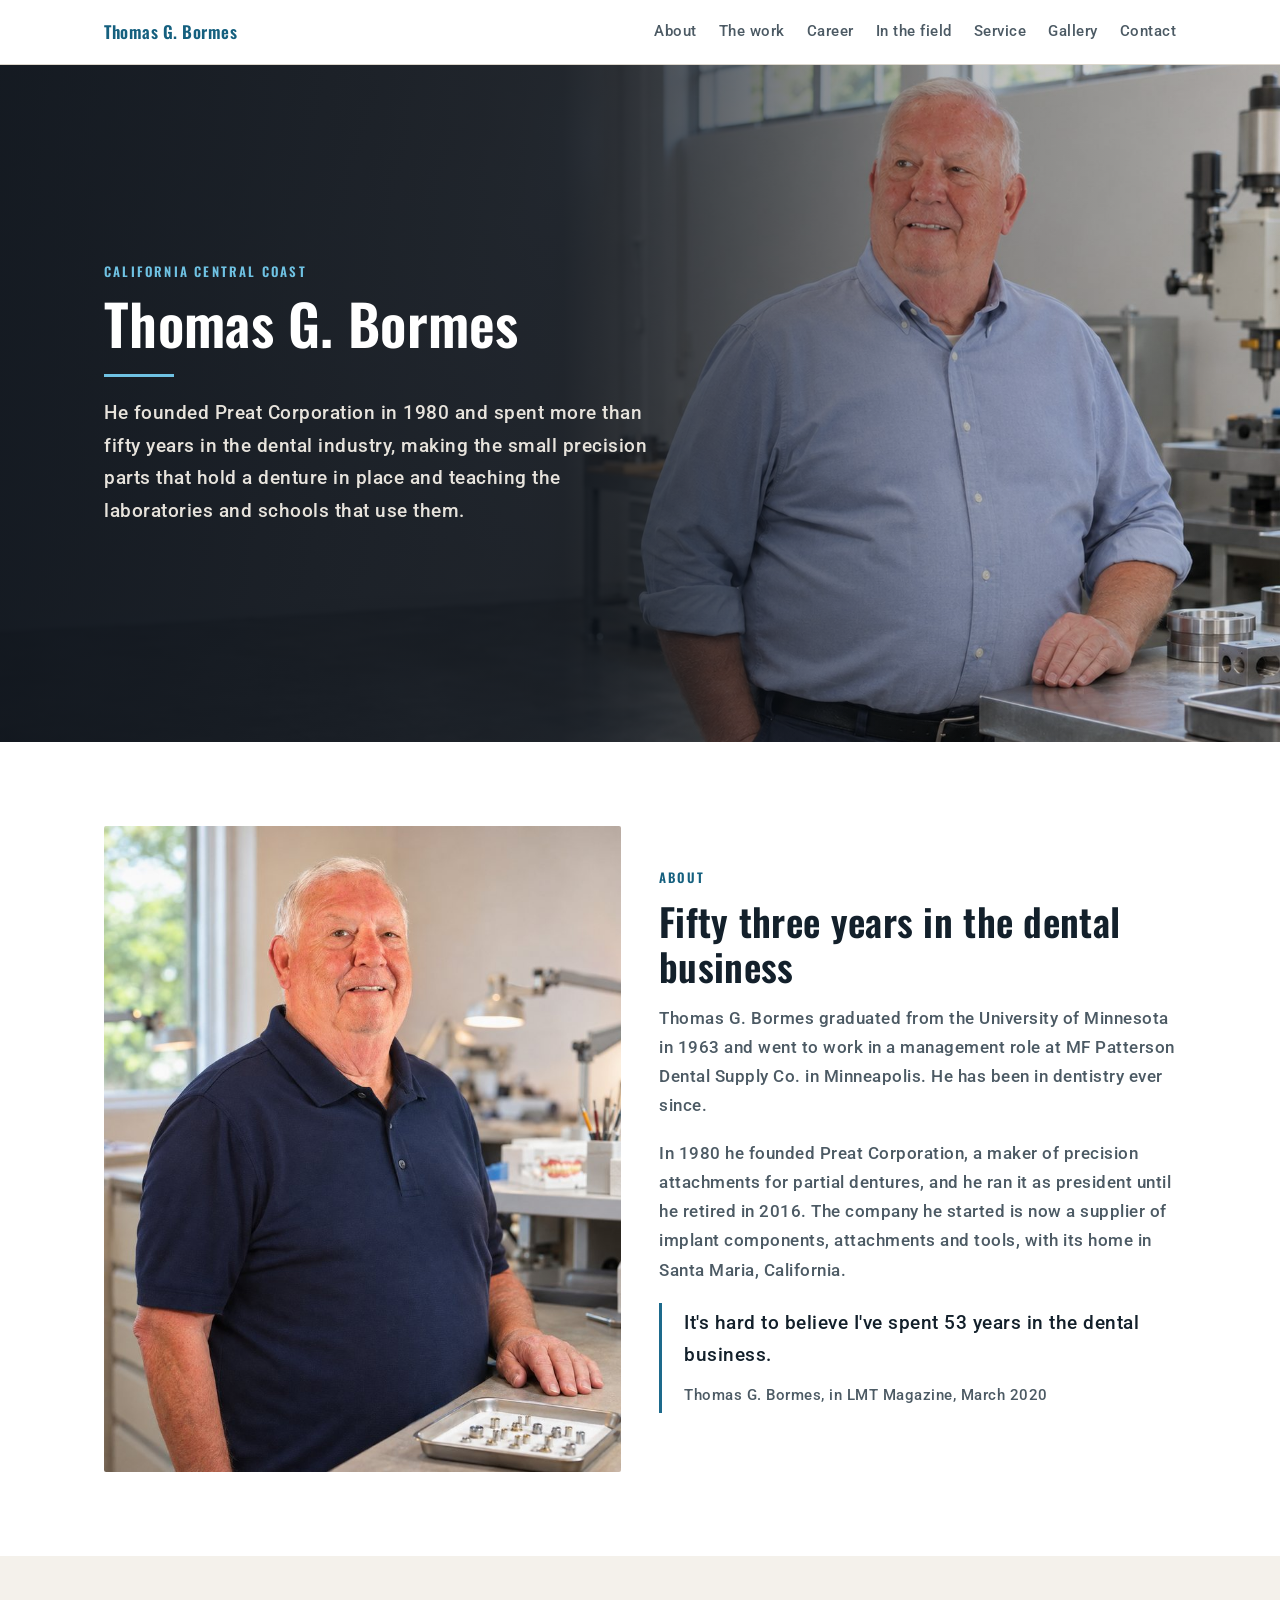
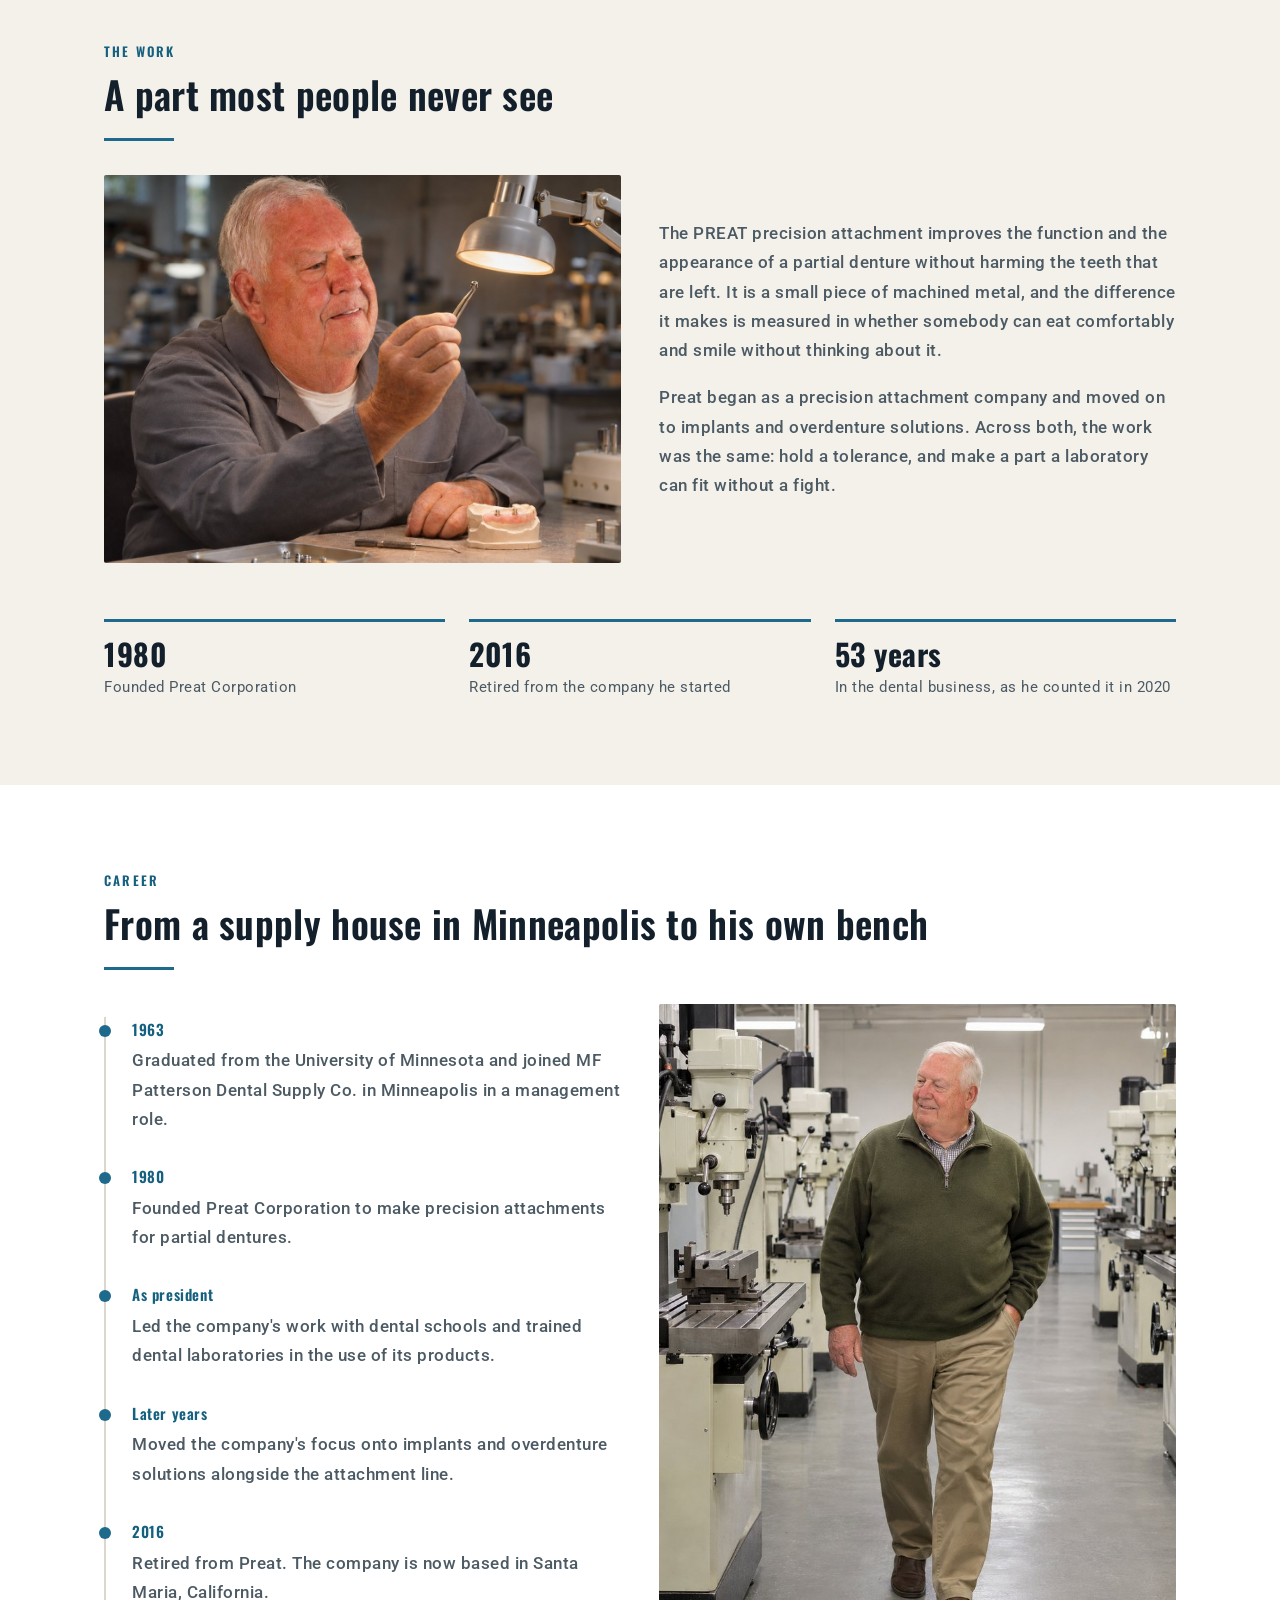
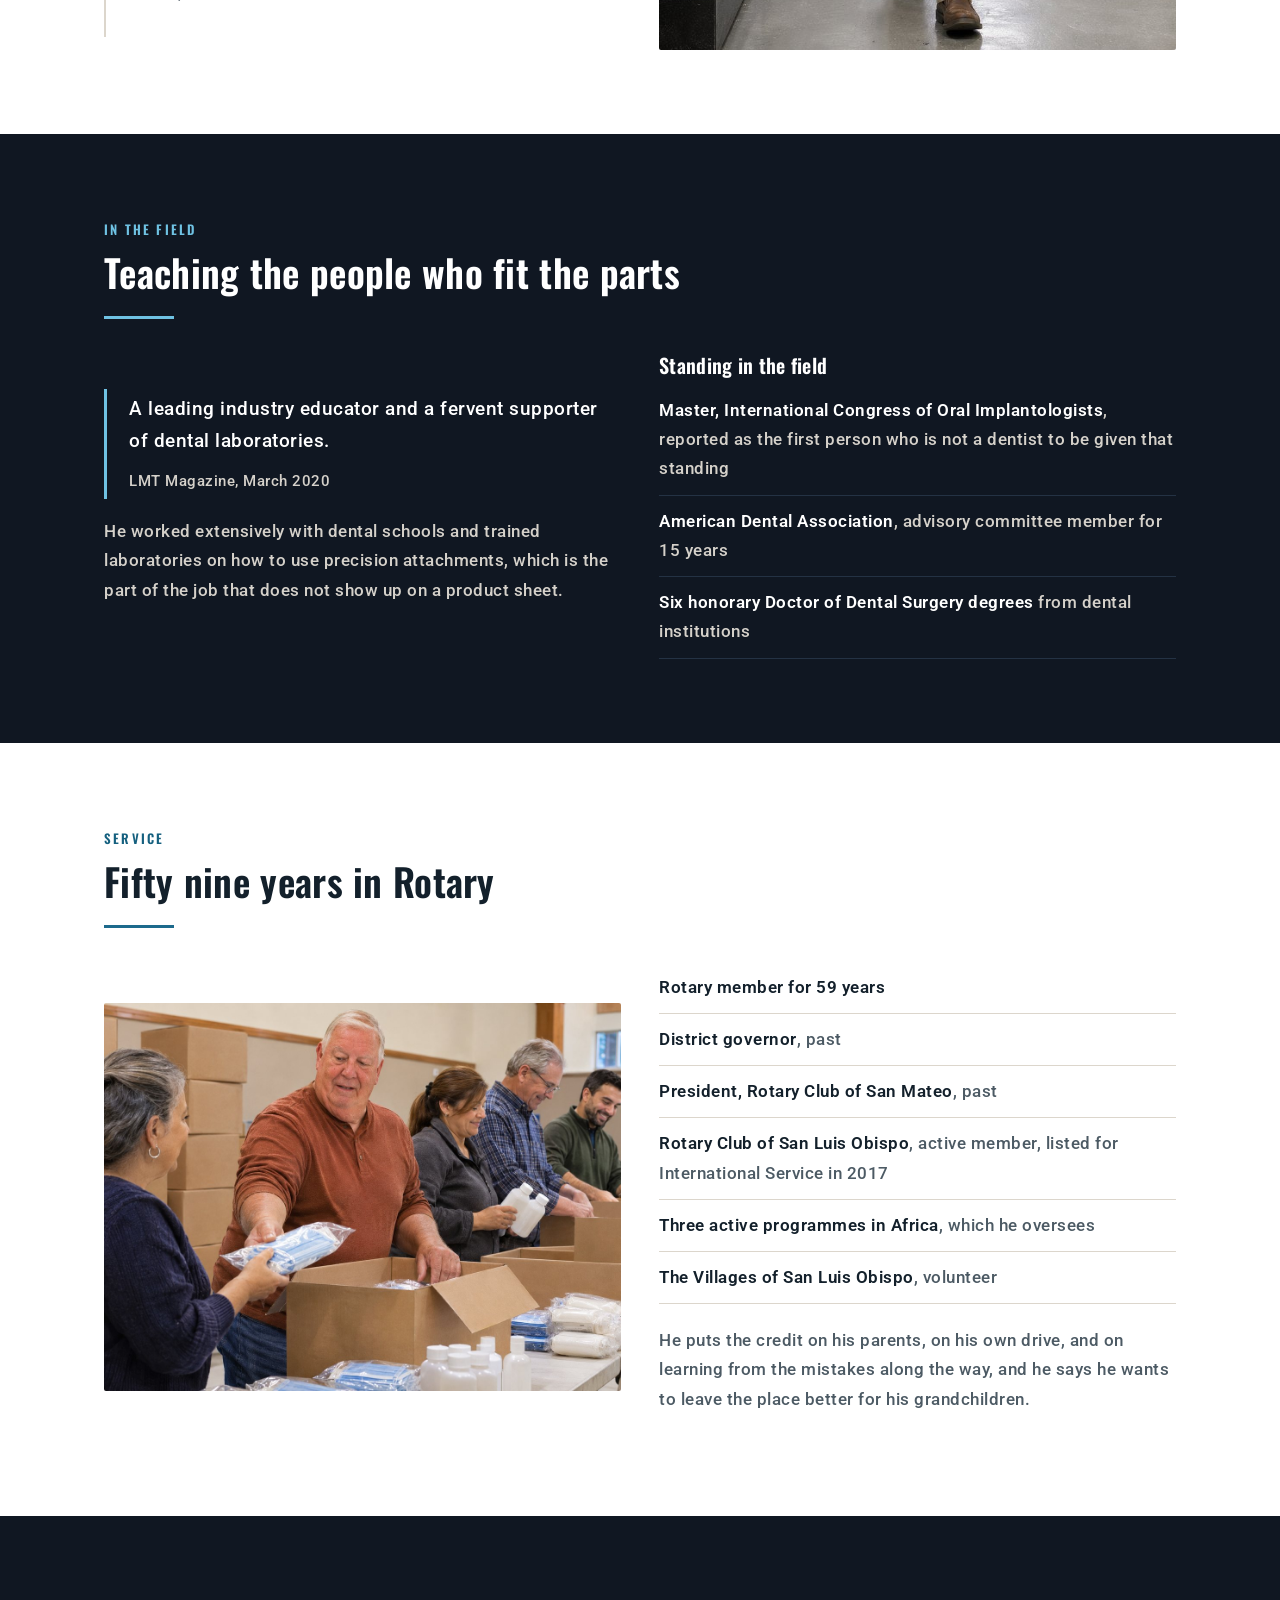
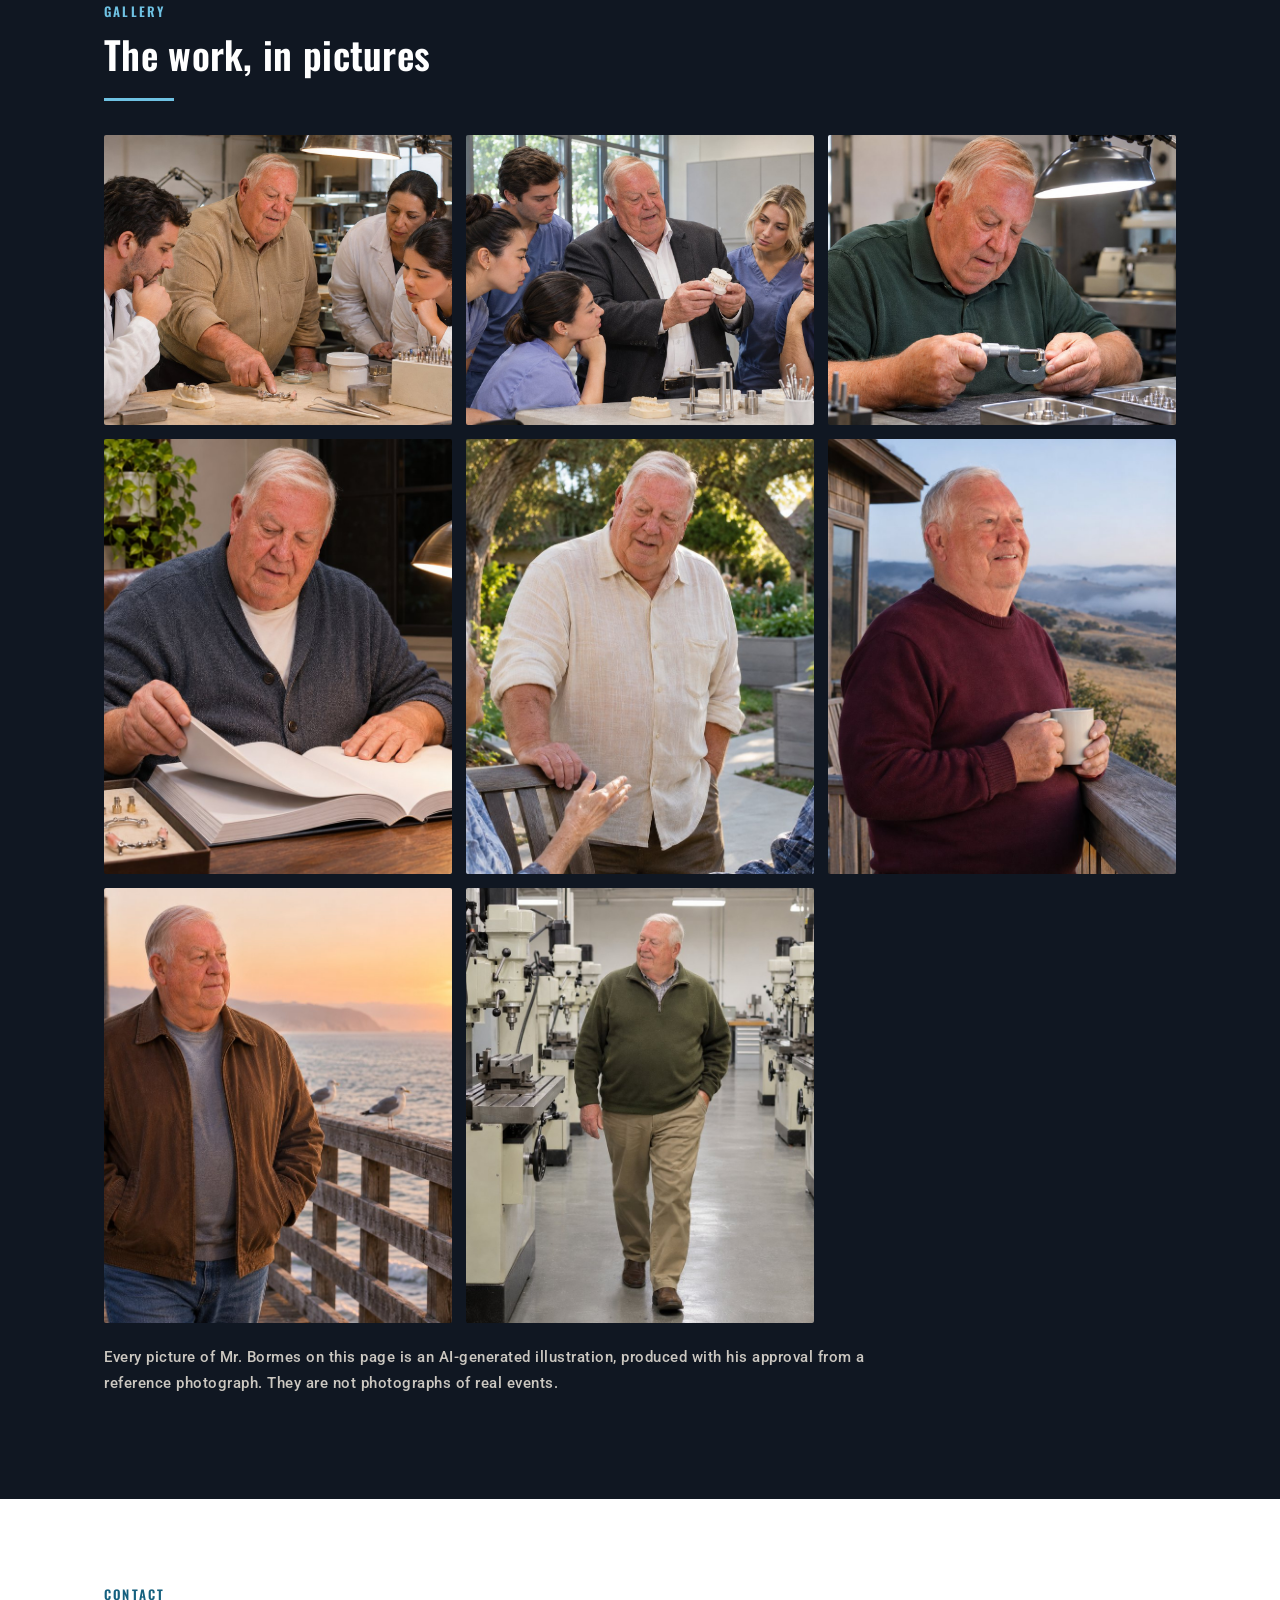
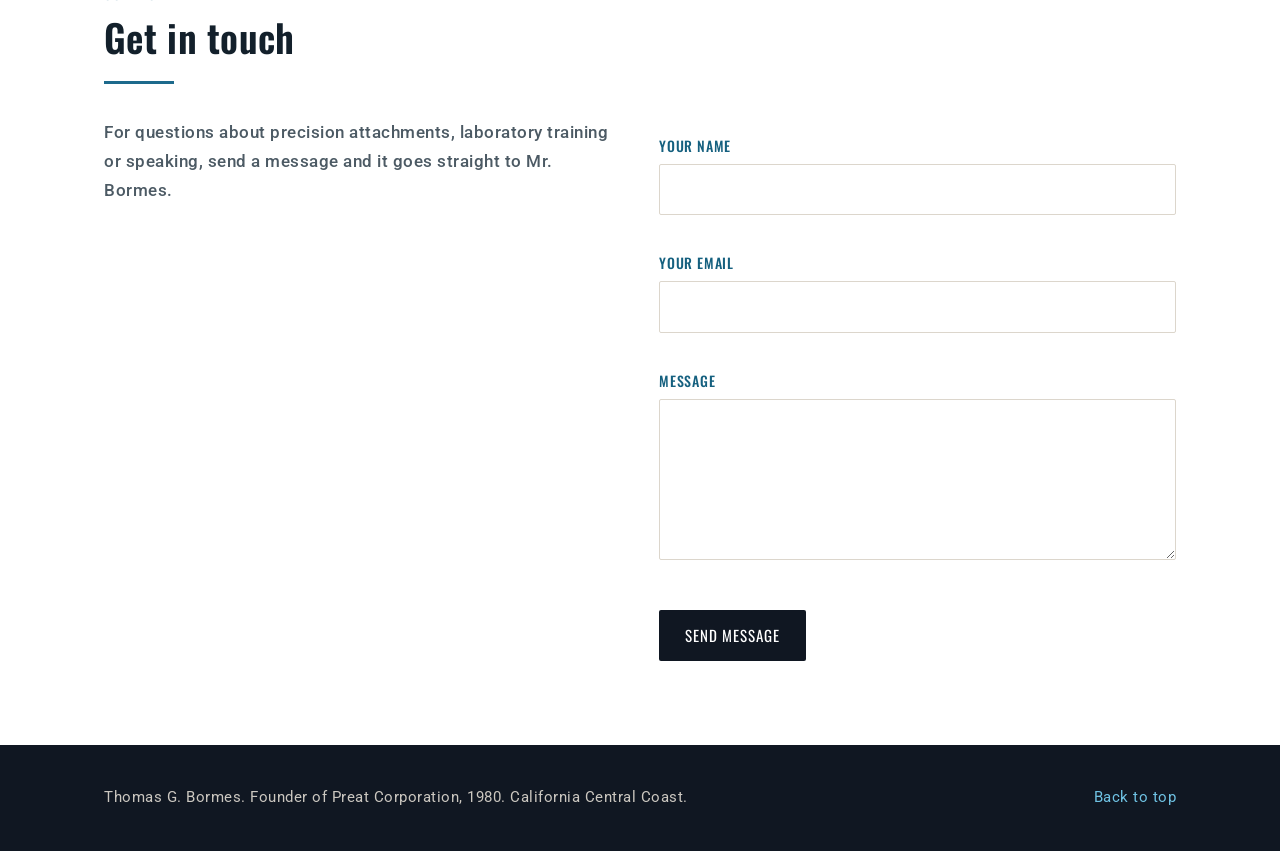
<file: index.html>
<!DOCTYPE html>
<html lang="en">
<head>
<meta charset="utf-8">
<meta name="viewport" content="width=device-width, initial-scale=1, shrink-to-fit=no">
<meta name="robots" content="noindex, nofollow"><!-- staging on github.io. Remove this line and the Disallow in robots.txt when the site moves to his own domain. -->
<title>Thomas G. Bormes | Founder of Preat Corporation</title>
<meta name="description" content="Thomas G. Bormes founded Preat Corporation in 1980 and spent more than fifty years in the dental industry, building precision attachments for dentures and teaching the laboratories and schools that use them.">
<link rel="icon" href="img/favicon.ico">
<link href="css/bundle.min.css" rel="stylesheet">
<link href="css/style.css" rel="stylesheet">
<link href="css/tb.css" rel="stylesheet">
</head>
<body class="tb">

<nav class="tb-nav">
  <div class="tb-wrap">
    <a class="tb-brand" href="#home">Thomas G. Bormes</a>
    <div class="tb-links">
      <a href="#about">About</a>
      <a href="#work">The work</a>
      <a href="#career">Career</a>
      <a href="#field">In the field</a>
      <a href="#service">Service</a>
      <a href="#gallery">Gallery</a>
      <a href="#contact">Contact</a>
    </div>
  </div>
</nav>

<section id="home" class="tb-hero">
  <span class="tb-scrim"></span>
  <div class="tb-wrap">
    <span class="tb-eyebrow">California Central Coast</span>
    <h1>Thomas G. Bormes</h1>
    <div class="tb-rule"></div>
    <p>He founded Preat Corporation in 1980 and spent more than fifty years in the dental industry, making the small precision parts that hold a denture in place and teaching the laboratories and schools that use them.</p>
  </div>
</section>

<section id="about">
  <div class="tb-wrap">
    <div class="tb-grid tb-two">
      <div class="tb-portrait"><img src="img/01-portrait.jpg" alt="Thomas G. Bormes at a dental laboratory bench" width="760" height="950"></div>
      <div>
        <span class="tb-eyebrow">About</span>
        <h2>Fifty three years in the dental business</h2>
        <p>Thomas G. Bormes graduated from the University of Minnesota in 1963 and went to work in a management role at MF Patterson Dental Supply Co. in Minneapolis. He has been in dentistry ever since.</p>
        <p>In 1980 he founded Preat Corporation, a maker of precision attachments for partial dentures, and he ran it as president until he retired in 2016. The company he started is now a supplier of implant components, attachments and tools, with its home in Santa Maria, California.</p>
        <div class="tb-quote">
          <p>It's hard to believe I've spent 53 years in the dental business.</p>
          <cite>Thomas G. Bormes, in LMT Magazine, March 2020</cite>
        </div>
      </div>
    </div>
  </div>
</section>

<section class="tb-cream" id="work">
  <div class="tb-wrap">
    <span class="tb-eyebrow">The work</span>
    <h2>A part most people never see</h2>
    <div class="tb-rule"></div>
    <div class="tb-grid tb-two" style="margin-top:34px">
      <div class="tb-shot"><img src="img/03-bench.jpg" alt="Thomas G. Bormes examining a precision attachment under a bench lamp" width="1200" height="900"></div>
      <div>
        <p>The PREAT precision attachment improves the function and the appearance of a partial denture without harming the teeth that are left. It is a small piece of machined metal, and the difference it makes is measured in whether somebody can eat comfortably and smile without thinking about it.</p>
        <p>Preat began as a precision attachment company and moved on to implants and overdenture solutions. Across both, the work was the same: hold a tolerance, and make a part a laboratory can fit without a fight.</p>
      </div>
    </div>
    <div class="tb-facts" style="margin-top:56px">
      <div class="tb-fact"><b>1980</b><span>Founded Preat Corporation</span></div>
      <div class="tb-fact"><b>2016</b><span>Retired from the company he started</span></div>
      <div class="tb-fact"><b>53 years</b><span>In the dental business, as he counted it in 2020</span></div>
    </div>
  </div>
</section>

<section id="career">
  <div class="tb-wrap">
    <span class="tb-eyebrow">Career</span>
    <h2>From a supply house in Minneapolis to his own bench</h2>
    <div class="tb-rule"></div>
    <div class="tb-grid tb-two" style="margin-top:34px">
      <div>
        <ul class="tb-time">
          <li><span class="tb-when">1963</span><p>Graduated from the University of Minnesota and joined MF Patterson Dental Supply Co. in Minneapolis in a management role.</p></li>
          <li><span class="tb-when">1980</span><p>Founded Preat Corporation to make precision attachments for partial dentures.</p></li>
          <li><span class="tb-when">As president</span><p>Led the company's work with dental schools and trained dental laboratories in the use of its products.</p></li>
          <li><span class="tb-when">Later years</span><p>Moved the company's focus onto implants and overdenture solutions alongside the attachment line.</p></li>
          <li><span class="tb-when">2016</span><p>Retired from Preat. The company is now based in Santa Maria, California.</p></li>
        </ul>
      </div>
      <div class="tb-shot"><img src="img/05-floor.jpg" alt="Thomas G. Bormes walking a manufacturing floor" width="760" height="950"></div>
    </div>
  </div>
</section>

<section class="tb-deep" id="field">
  <div class="tb-wrap">
    <span class="tb-eyebrow">In the field</span>
    <h2>Teaching the people who fit the parts</h2>
    <div class="tb-rule"></div>
    <div class="tb-grid tb-two" style="margin-top:34px">
      <div>
        <div class="tb-quote">
          <p>A leading industry educator and a fervent supporter of dental laboratories.</p>
          <cite>LMT Magazine, March 2020</cite>
        </div>
        <p>He worked extensively with dental schools and trained laboratories on how to use precision attachments, which is the part of the job that does not show up on a product sheet.</p>
      </div>
      <div>
        <h3>Standing in the field</h3>
        <ul class="tb-list">
          <li><b>Master, International Congress of Oral Implantologists</b>, reported as the first person who is not a dentist to be given that standing</li>
          <li><b>American Dental Association</b>, advisory committee member for 15 years</li>
          <li><b>Six honorary Doctor of Dental Surgery degrees</b> from dental institutions</li>
        </ul>
        <!-- Needs Client Confirmation: the year of the ICOI Master honour, the years on the ADA advisory committee, and which schools awarded the six honorary doctorates. No published source gives any of them, so no years appear above. -->
      </div>
    </div>
  </div>
</section>

<section id="service">
  <div class="tb-wrap">
    <span class="tb-eyebrow">Service</span>
    <h2>Fifty nine years in Rotary</h2>
    <div class="tb-rule"></div>
    <div class="tb-grid tb-two" style="margin-top:34px">
      <div class="tb-shot"><img src="img/09-service.jpg" alt="Thomas G. Bormes packing supplies at a service club project" width="1200" height="900"></div>
      <div>
        <ul class="tb-list">
          <li><b>Rotary member for 59 years</b></li>
          <li><b>District governor</b>, past</li>
          <li><b>President, Rotary Club of San Mateo</b>, past</li>
          <li><b>Rotary Club of San Luis Obispo</b>, active member, listed for International Service in 2017</li>
          <li><b>Three active programmes in Africa</b>, which he oversees</li>
          <li><b>The Villages of San Luis Obispo</b>, volunteer</li>
        </ul>
        <p style="margin-top:22px">He puts the credit on his parents, on his own drive, and on learning from the mistakes along the way, and he says he wants to leave the place better for his grandchildren.</p>
      </div>
    </div>
  </div>
</section>

<section class="tb-deep" id="gallery">
  <div class="tb-wrap">
    <span class="tb-eyebrow">Gallery</span>
    <h2>The work, in pictures</h2>
    <div class="tb-rule"></div>
    <div class="tb-gallery" style="margin-top:34px">
      <figure><img src="img/06-techs.jpg" alt="Explaining a denture framework to laboratory technicians" width="1100" height="917"></figure>
      <figure><img src="img/07-students.jpg" alt="Demonstrating a dental model to students" width="1200" height="900"></figure>
      <figure><img src="img/08-inspect.jpg" alt="Measuring a machined component with a micrometer" width="1200" height="900"></figure>
      <figure><img src="img/11-catalogue.jpg" alt="Going through a product catalogue at his desk" width="1200" height="900"></figure>
      <figure><img src="img/10-garden.jpg" alt="Talking with residents in a community garden" width="1200" height="900"></figure>
      <figure><img src="img/04-morning.jpg" alt="Early morning above the coastal hills" width="760" height="950"></figure>
      <figure><img src="img/12-pier.jpg" alt="Walking the pier at golden hour" width="1200" height="900"></figure>
      <figure><img src="img/05-floor.jpg" alt="On the manufacturing floor" width="760" height="950"></figure>
    </div>
    <p class="tb-note">Every picture of Mr. Bormes on this page is an AI-generated illustration, produced with his approval from a reference photograph. They are not photographs of real events.</p>
  </div>
</section>

<section id="contact">
  <div class="tb-wrap">
    <span class="tb-eyebrow">Contact</span>
    <h2>Get in touch</h2>
    <div class="tb-rule"></div>
    <div class="tb-grid tb-two" style="margin-top:34px;align-items:start">
      <div>
        <p style="margin-top:0">For questions about precision attachments, laboratory training or speaking, send a message and it goes straight to Mr. Bormes.</p>
      </div>
      <form class="tb-form" action="https://formsubmit.co/thomgbormes@gmail.com" method="POST">
        <input type="hidden" name="_subject" value="Message from your website">
        <input type="hidden" name="_captcha" value="false">
        <input type="hidden" name="_template" value="table">
        <input type="hidden" name="_next" value="https://ranatahirbilal.github.io/thomas-bormes/thanks.html">
        <input type="text" name="_honey" style="display:none" tabindex="-1" autocomplete="off">
        <label for="cf-name">Your name</label>
        <input id="cf-name" type="text" name="name" required autocomplete="name">
        <label for="cf-email">Your email</label>
        <input id="cf-email" type="email" name="email" required autocomplete="email">
        <label for="cf-msg">Message</label>
        <textarea id="cf-msg" name="message" rows="5" required></textarea>
        <button type="submit">Send message</button>
      </form>
    </div>
  </div>
</section>

<footer class="tb-foot">
  <div class="tb-wrap">
    <span>Thomas G. Bormes. Founder of Preat Corporation, 1980. California Central Coast.</span>
    <span><a href="#home">Back to top</a></span>
  </div>
</footer>
<script src="js/tb.js"></script>
</body>
</html>
</file>
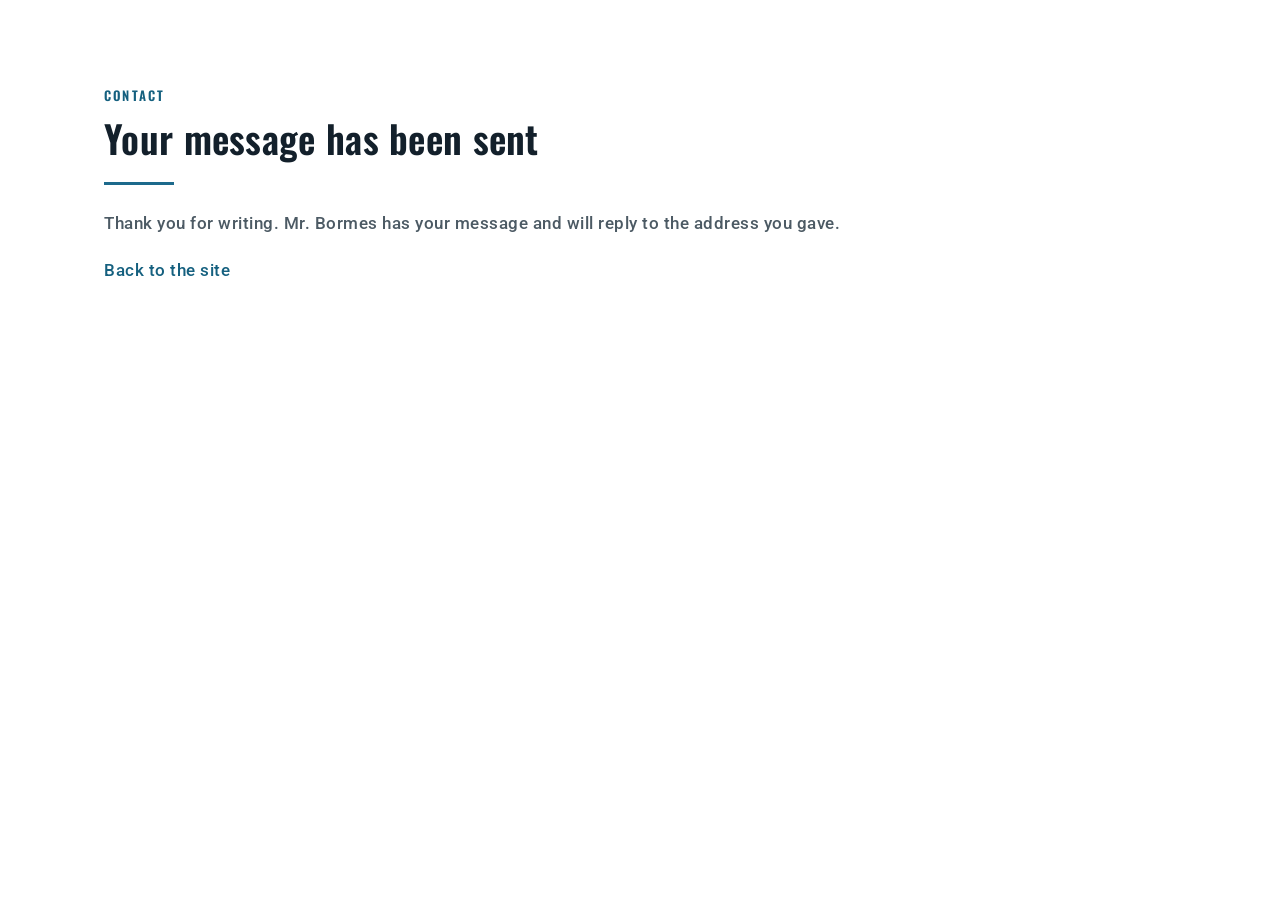
<file: thanks.html>
<!DOCTYPE html>
<html lang="en">
<head>
<meta charset="utf-8">
<meta name="viewport" content="width=device-width, initial-scale=1, shrink-to-fit=no">
<meta name="robots" content="noindex, nofollow">
<title>Message sent | Thomas G. Bormes</title>
<link rel="icon" href="img/favicon.ico">
<link href="css/bundle.min.css" rel="stylesheet">
<link href="css/style.css" rel="stylesheet">
<link href="css/tb.css" rel="stylesheet">
</head>
<body class="tb">
<section>
  <div class="tb-wrap">
    <span class="tb-eyebrow">Contact</span>
    <h2>Your message has been sent</h2>
    <div class="tb-rule"></div>
    <p style="margin-top:24px">Thank you for writing. Mr. Bormes has your message and will reply to the address you gave.</p>
    <p style="margin-top:18px"><a href="index.html">Back to the site</a></p>
  </div>
</section>
</body>
</html>
</file>
<file: css/style.css>
/* ===================================
    Table of Content
====================================== */

/*  
  - Fonts
  - Scrollbar
  - General   
  - Loader
  - Navbar
  - Side Menu
  - Banner
  - About Section
  - Skills Section
  - Work Section
  - Reviews Section
  - Client Section
  - Blog section
  - Contact Section
  - Media Queries
*/

@import url('https://fonts.googleapis.com/css2?family=Oswald:wght@300;400;500;600;700&display=swap');
@import url('https://fonts.googleapis.com/css2?family=Roboto:wght@100;300;400;500&display=swap');

/* ===================================
    Scrollbar
====================================== */

::-webkit-scrollbar {
width: 8px;
}
::-webkit-scrollbar-track {
width: 12px;
border-left: 0 solid white;
border-right: 0 solid white;
}
::-webkit-scrollbar-thumb {
background:linear-gradient(30deg, #390e85  20%, #e41f50  80%);
width: 0;
height: 25%;
transition: .5s ease;
cursor: pointer;
}


/* ===================================
    General
====================================== */
/

body {
 font-family: 'Roboto', sans-serif;
  overflow-x: hidden;
}

span {
  font-weight: 400;
}

a {
  text-decoration: none;
}


/*Headings*/

.heading {
  font-size: 60px;
  color: #202020;
  font-weight: 700;
  margin-bottom: 50px;
  text-transform: uppercase;
  font-family: 'Oswald', sans-serif;
}
.subheading{
  color: #202020;
  font-size: 18px; 
  margin-bottom: 30px;
  font-weight: 400;
}

.text {
  font-size: 18px;
  font-weight: 400;
  color: #202020;
  line-height: 32px;

}
.pink-text{
  color: #e41f50;
  font-weight: 700;
}

/*Social Icons*/

.social-icons ul {
  margin-bottom: 0px;
}

.social-icons ul li {
  font-size: 15px;
  display: inline-block;
  margin-right: 5px;
  margin-left: 5px;
}

.social-icons ul li a {
  overflow: hidden;
  border-radius: 50%;
  display: block;
  color: #fff;
  height: 40px;
  line-height: 40px;
  width: 40px;
  border: 1px solid transparent;
  text-align: center;
}

/*Social icons hover*/
.facebook-hovr:hover {color: #4267B2; transition: all 0.5s ease; background-color: #fff;}
.twitter-hovr:hover {color: #1DA1F2; transition: all 0.5s ease; background-color: #fff;}
.google-plus-hovr:hover {color: #fff; transition: all 0.5s ease;background-color: #fff;}
.linked-in-hovr:hover {color: #2867B2; transition: all 0.5s ease; background-color: #fff;}
.instagram-hovr:hover {color: #db4a39; transition: all 0.5s ease; background-color: #fff;}
.gmail-hovr:hover {color: #D44638; transition: all 0.5s ease; background-color: #fff;}

/*Social icons background hover*/

.facebook-hover:hover {color: #fff; transition: all 0.5s ease; background-color: #4267B2;}
.twitter-hover:hover {color: #fff; transition: all 0.5s ease; background-color: #1DA1F2;}
.google-plus-hover:hover {color: #fff; transition: all 0.5s ease;background-color: #db4a39;}
.linked-in-hover:hover {color: #fff; transition: all 0.5s ease; background-color: #2867B2;}
.instagram-hover:hover{color: #fff !important;  transition: all .5s ease; 
  background:linear-gradient(to bottom, #aa2fb5 0%, #f1762c 93%)!important;}
.gmail-hover:hover {color: #fff; transition: all 0.5s ease; background-color: #D44638;}


/*Button*/

.btn {
  z-index: 2;
  letter-spacing: .5px;
  border-radius: 0;
  font-weight: 500;
  overflow: hidden;
  position: absolute;
  line-height: inherit;
  display: inline-block;
  color: #fff;
  border: 2px solid transparent;
  text-transform: uppercase;
  transition: all .5s ease !important;
}

.btn.button {
  font-size: 14px !important;
  font-weight: 500;
  color: #fff;
  padding: 9px 30px !important;
  line-height: 1.8em !important;
  cursor: pointer;
  display: inline-block;
  position: relative;
  transition: 0.5s;
  font-family: 'Roboto', sans-serif;
}

.btn.btn-rounded {
  border-radius: 50px;
}

.btn.white-btn {
  background: #fff;
  border-color: #fff;
  color: #4c4c4c;
}

.btn.pink-btn {
  background: #e41f50;
  border-color: #e41f50;
}

.btn.pruple-btn {
  background: #390e85;
  border-color:#390e85;
}


/*Button hover*/

.btn.btn-hvr-pink:hover {
  background-color: #e41f50;
  border-color: #e41f50;
  color: #fefefe;
}

.btn.btn-hvr-purple:hover {
  background-color: #390e85;
  border-color: #390e85;
  color: #fff;
}

/* ===================================
   Loader
====================================== */
.loader {
  height: 100%;
  width: 100%;
  position: fixed;
  overflow: hidden;
  z-index: 11111111;
  background: #FFFFFF;
  display: flex;
  justify-content: center;
  flex-direction: column;
  align-items: center;
}
.loader-spinner {
  position: relative;
  height: 100px;
  width: 100px;
  border: 4px solid transparent;
  border-top-color: #e41f50;
  border-left-color: #e41f50;
  border-radius: 50%;
  animation: spin 1.5s linear infinite;
}
.loader-spinner::before {
  top: 15px;
  left: 15px;
  right: 15px;
  bottom: 15px;
  content: "";
  position: absolute;
  border: 4px solid transparent;
  border-top-color:  #390e85;
  border-left-color:  #390e85;
  border-radius: 50%;
  -webkit-animation: spinBack 1s linear infinite;
  animation: spinBack 1s linear infinite;
}
@-webkit-keyframes spin {
from {
-webkit-transform: rotate(0deg);
transform: rotate(0deg);
}
to {
-webkit-transform: rotate(360deg);
transform: rotate(360deg);
}
}
@keyframes spin {
from {
-webkit-transform: rotate(0deg);
transform: rotate(0deg);
}
to {
-webkit-transform: rotate(360deg);
transform: rotate(360deg);
}
}
@-webkit-keyframes spinBack {
from {
-webkit-transform: rotate(0deg);
transform: rotate(0deg);
}
to {
-webkit-transform: rotate(-720deg);
transform: rotate(-720deg);
}
}
@keyframes spinBack {
from {
-webkit-transform: rotate(0deg);
transform: rotate(0deg);
}
to {
-webkit-transform: rotate(-720deg);
transform: rotate(-720deg);
}
}
/* ===================================
    Navbar
====================================== */


/* nav top default */

.navbar.navbar-top-default {
  position: absolute;
  top: 0;
  z-index: 99;
  overflow: hidden;
  height: 200px;
  width: 100%;
  -webkit-transition: all .1s ease;
  -moz-transition: all .1s ease;
  -ms-transition: all .1s ease;
  -o-transition: all .1s ease;
  transition: all .1s ease;
  background-color: transparent;
}


.header-appear .navbar-top-default {
  height: 90px;
  position: fixed;
  z-index: 999;
  background: linear-gradient(30deg, rgba(53, 13, 130, 0.9) 0%, rgba(128, 33, 181, 0.9) 100%);
  -webkit-animation-name: animationFade;
  -o-animation-name: animationFade;
  animation-name: animationFade;
  -webkit-animation-duration: 1s;
  -o-animation-duration: 1s;
  animation-duration: 1s;
  -webkit-animation-fill-mode: both;
  -o-animation-fill-mode: both;
  animation-fill-mode: both;
  -webkit-box-shadow: 0 10px 10px -10px rgba(0, 0, 0, 0.35);
  box-shadow: 0 10px 10px -10px rgba(0, 0, 0, 0.35);
}

.header-appear .navbar-top-default .sidemenu_btn{
  top: 30px;
}

@keyframes animationFade {
    from { opacity: 0; -webkit-transform: translate3d(0, -100%, 0); transform: translate3d(0, -100%, 0);
    }
    to { opacity: 1; -webkit-transform: none; -o-transform: none; transform: none; }
}

.navbar .navbar-nav .nav-link {
  font-size: 16px;
  color: #fff;
  font-weight: 600;
  padding: 6px 6px;
  margin-left: 20px;
  margin-right: 50px;
  transition: .5s ease;
  transition: all .6s ease;
  border: 2px solid transparent;
  display: block;
  text-transform: uppercase;
  font-family: 'Oswald', sans-serif;
}

.navbar .navbar-nav {
  margin-left: auto;
}

.navbar .navbar-nav .nav-link.active {
  color: #fff;
  transition: all .6s ease;
}

.navbar .navbar-nav .nav-link:hover {
  color: #fff;
  transition: all .6s ease;
}

.navbar .navbar-nav .nav-link:last-child {
  margin-right: 0;
}

.navbar .navbar-nav .nav-link:after {
  content: '';
  display: block;
  margin: auto;
  height: 3px;
  width: 0px;
  background: transparent;
  transition: width .5s ease, background-color .5s ease;
}

.navbar .navbar-nav .nav-link:hover:after {
  width: 100%;
  background: #fff;
}
.navbar .navbar-nav .nav-link.active:after {
  width: 100%;
  background: #fff;
}


/*side menu button*/

.sidemenu_btn {
  width: 36px;
  padding: 6px;
  right: 40px;
  top: 86px;
  z-index: 999;
  margin-left: 16px;
  cursor: pointer;
  position: absolute;
  display: inline-block;
}

.sidemenu_btn span {
  height: 2px;
  width: 100%;
  background: #fff;
  display: block;
  margin: auto;
  transition: .5s ease;
}

.sidemenu_btn:hover span:first-child,
.sidemenu_btn:hover span:last-child {
  width: 70%;
  background-color: #fff;
}

.sidemenu_btn:hover span:nth-child(2) {
  background-color: #fff;
}

.sidemenu_btn span:nth-child(2) {
  margin: 4px 0;
}


/* ===================================
    Side Menu
====================================== */

.side-menu {
  top: 0;
  right: 0;
  width: 30%;
  height: 100%;
  z-index: 9999;
  background: #5a179b;
  transform: translate3d(100%, 0, 0);
  transition: transform .5s ease;
  position: fixed;
  overflow: hidden;
}

.side-menu.left {
  left: 0;
  right: auto;
  transform: translate3d(-100%, 0, 0);
}

.side-menu.before-side {
  width: 280px;
}

.side-menu.side-menu-active,
.side-menu.before-side {
  transform: translate3d(0, 0, 0);
}

.pul-menu .side-menu.side-menu-active {
  visibility: visible;
  opacity: 1;
}

.side-menu .navbar-brand {
  margin: 0 0 2.5rem 0;
}
.side-menu  .social-icons ul li{
  margin-left: 0;
  margin-right: 0;
}

/*Side overlay*/

#close_side_menu {
  top: 0;
  left: 0;
  width: 100%;
  height: 100%;
  display: none;
  z-index: 1031;
  opacity: 0.7;
  background-color: #011321;
  position: fixed;
  transition: opacity 300ms cubic-bezier(0.895, 0.03, 0.685, 0.22);
}

/*side menu image*/
.sidemenu-image {
  position: absolute;
  top: 28px;
}

/*side menu close btn*/

.side-menu .btn-close {
  height: 33px;
  width: 33px;
  top: 30px;
  right: 25px;
  cursor: pointer;
  text-align: center;
  position: absolute;
  display: inline-block;
}

.side-menu.before-side .btn-close {
  display: none;
}

.side-menu .btn-close::before,
.side-menu .btn-close::after {
  top: 5px;
  left: 16px;
  height: 24px;
  width: 2px;
  content: ' ';
  background: #fff;
  position: absolute;
}

.side-menu .btn-close:before {
  transform: rotate(45deg);
}

.side-menu .btn-close:after {
  transform: rotate(-45deg);
}

.side-menu .btn-close:hover {
  animation: .8s rotate;
}
.side-menu .btn-close:hover {
-webkit-animation: .8s rotate;
animation: .8s rotate;
}
@-webkit-keyframes rotate {
from{
transform: rotate(0deg);
}
to{
transform: rotate(360deg);
}
}
@keyframes rotates {
from{
transform: rotate(0deg);
}
to{
transform: rotate(360deg);
}
}

/*side menu inner-wrapper*/

.side-menu .inner-wrapper {
  height: 100%;
  padding: 3rem 4rem;
  position: relative;
  overflow-y: auto;
  display: flex;
  align-items: center;
  text-align: left;
  flex-wrap: wrap;
}

.pul-menu.pushwrap .side-menu .inner-wrapper {
  padding: 3.5rem 2.5rem;
}

.side-menu .side-nav {
  margin-bottom: 0px;
  margin-top: 65px;
  display: block;
}

.side-nav .navbar-nav .nav-item {
  opacity: 0;
  display: block;
  margin: 15px 0;
  padding: 0 !important;
  transition: all 0.8s ease 500ms;
  transform: translateY(30px);
}

.side-nav .navbar-nav .nav-item:first-child {
  transition-delay: .1s;
}

.side-nav .navbar-nav .nav-item:nth-child(2) {
  transition-delay: .2s;
}

.side-nav .navbar-nav .nav-item:nth-child(3) {
  transition-delay: .3s;
}

.side-nav .navbar-nav .nav-item:nth-child(4) {
  transition-delay: .4s;
}

.side-nav .navbar-nav .nav-item:nth-child(5) {
  transition-delay: .5s;
}

.side-nav .navbar-nav .nav-item:nth-child(6) {
  transition-delay: .6s;
}

.side-nav .navbar-nav .nav-item:nth-child(7) {
  transition-delay: .7s;
}

.side-nav .navbar-nav .nav-item:nth-child(8) {
  transition-delay: .8s;
}

.side-nav .navbar-nav .nav-item:nth-child(9) {
  transition-delay: .9s;
}

.side-menu.side-menu-active .side-nav .navbar-nav .nav-item {
  transform: translateY(0);
  opacity: 1;
}

.side-nav .navbar-nav .nav-link {
  display: inline-table;
  color: #fff;
  padding: 2px 0 3px 0 !important;
  font-size: 24px;
  font-weight: 600;
  line-height: normal;
  position: relative;
  border-radius: 0;
  text-decoration: none;
  text-transform: uppercase;
  font-family: 'Montserrat', sans-serif;
}

.side-nav .navbar-nav .nav-link::after {
  content: "";
  left: 0;
  width: 0;
  bottom: 0;
  height: 2px;
  background: #fff;
  overflow: hidden;
  position: absolute;
  display: inline-block;
  transition: all 0.5s cubic-bezier(0, 0, 0.2, 1);
}

.side-nav .navbar-nav .nav-link:hover::after,
.side-nav .navbar-nav .nav-link:focus::after,
.side-nav .navbar-nav .nav-link.active::after {
  width: 100%;
}

.side-nav .navbar-nav .nav-link.active {
  background: transparent;
}


/*side menu footer */

.side-menu-footer .navbar-nav {
  transform: translateY(0);
}

.side-menu-footer p {
  color: #fff;
  font-size: 14px;
}


/* ===================================
    Banner
====================================== */
.banner-section{
  height: 100vh;
  width: 100%;
  background-color: #e41f50;
}
.banner-section .banner-slider-row{
  height: 100vh;
}
.banner-section .banner-slider-row .text{
  margin-bottom: 50px;
}
.banner-section .svg-div{
  position: absolute;
  z-index: 1;
  right: 22%;
  top: -70%;
  height: 100%;
  width: 100%;
  transform: rotate(-46deg);
  transition: .8s ease;
}

.banner-section .banner-content{
  z-index: 2;
  padding-top: 7rem;
}

.banner-section .banner-content .heading{
  color: #fff;
}
.banner-section .banner-content .text{
  color: #fff;
}
.banner-section .img-area img{
  display: flex;
  justify-content: center;
  width: 60%;
  margin-left: auto;
}
.banner-section .social-icons {
  position: absolute;
  z-index: 3;
  top: 43.5%;
}

.banner-section .social-icons li{
  display: block;
}

/* ===================================
   About Section
====================================== */

.about-section{
  padding-top: 190px;
  padding-bottom: 190px;
  background-color: #f7f8fb;
}

.about-section .text-section span{
  color: #e41f50;
  font-weight: 700;
}

.about-section .services{
  padding-top: 120px;
}
.about-section .top-col{
margin-bottom: 120px; 
}

.about-section .image{
display: flex;
justify-content: center;
}
.about-section .media .media-body{
  padding-top: 25px;
}
.about-section .media .media-body .subheading{ 
  text-transform: uppercase;
  font-weight: 600;
  font-size: 30px;
  margin-bottom: 15px;
  font-family: 'Oswald', sans-serif;
}
.about-section .media .media-body .text{
  color: #515050; 
  font-size: 16px;

}

.about-section .media .heading{
  transition: all .5s ease;
  font-weight: 300;
  color: #ff3366;
}
.about-section .media:hover{
cursor: pointer;
}
.about-section .media:hover .heading{
transform: translateY(20px);
transition: all .5s ease;
}

/* ===================================
   Work Section
====================================== */
.work-section{
  padding-top: 150px;
  padding-bottom: 150px;
}
/*Row-1*/
.work-section .row-1{
  padding-bottom: 100px;
}
.work-section  .row-1 .heading{
  margin-bottom: 0;
}
.work-section .row-1  .text{
  color: #686868;
  margin-top: 15px;
}
/*Row-2*/
.work-section .row-2 .img-section img{
  display: flex;
  justify-content: center;
  width: 100%; 
} 
/*Row-3*/
.work-section .row-2 .item .text-row{
  padding-left: 130px;
}
.work-section .row-2 .item .text-row {
  padding-top: 130px;
  text-align: left;
}
.work-section .row-2 .item .text-row .subheading{
  color: #373c48;
  font-size: 28px;
  margin-bottom: 10px;
}

.work-section .row-2 .item .text-row .text{
  color: #bfc4ce;
}
  /*Carousel buttons*/
.work-section .row-2{
  position: relative;
}
.work-section .icons {
  display: flex;
  justify-content: center;
  position: absolute;
  top: 40%;
  z-index: 11;
}
.work-section  .icons i {
  font-size: 40px;
  color: #f6f6f6;
  cursor: pointer;
  transform: all .5s ease;
}

.work-section  .icons i:hover{
  color: #e41f50;
  transition: all .5s ease;
}
.work-section  .icons .left-customPrevBtn{
  position: absolute;
  left: -3.5rem;
}
.work-section  .icons .right-customNextBtn{
  position: absolute;
  left: 75rem;
}

/* ===================================
   Skills Section
====================================== */
.skills-section{
  padding-top: 120px;
  padding-bottom: 150px;
  background-color: #f7f8fb;
}
/*Row-2*/
.skills-section .row-2{
  margin-top: 100px;
}
.skills-section .circular-wrap .circle{
  position: relative;
  max-width: 210px;
  display: inline-block;
}

.skills-section .circular-wrap .circle .counter-num {
  position: absolute;
  top: 50%;
  left: 50%;
  line-height: normal;
  font-weight: normal;
  -webkit-transform: translate(-50%,-50%);
  -ms-transform: translate(-50%,-50%);
  -o-transform: translate(-50%,-50%);
  transform: translate(-50%,-50%);
}
.skills-section .circular-wrap .circle .counter-num {
  color: #505050;
  font-size: 1.875rem;
  font-weight: 300;
}

.skills-section .circular-wrap h5.text{
  max-width: 184px;
  margin-left: auto;
  margin-right: auto;
  font-weight: 500;
  margin-top: 30px;
  line-height: 25px;
}
/* ===================================
    Reviews Section
====================================== */
.reviews-section{
  padding-top: 125px;
  padding-bottom: 125px;

}
.reviews-section .text-section .text{
  padding-right: 100px;  
  
}
.reviews-section .carousel-section .testimonial-image {
  width: 80px;
  height: 80px;
  display: block;
  margin: auto;
}
.reviews-section .carousel-section .testimonials .quote i {
  color: #390e85;
  font-style: italic;
  font-size: 30px;
}
.reviews-section .carousel-section .testimonials .text {
  text-align: center;
  margin-top: 34px;

}
.reviews-section .carousel-section .testimonials .subheading {
  font-size: 24px;
  margin-top: 25px;
}

/* ===================================
    Client-Section
====================================== */
.client-section {
  padding-bottom: 150px;
}
.client-section .owl-carousel .owl-item img{
  width: 80%;
  margin-left: auto;
  margin-right: auto;
}
/* ===================================
    Blog Section
====================================== */
.blog-section{
  padding-top: 170px;
  padding-bottom: 170px;
  background-color: #f7f8fb;
}
.blog-section  .text-section{
  padding-top: 25px;
}
.blog-section  .text-section .text{
  padding-right: 50px;
  margin-bottom: 50px;
}
/* ===================================
    Contact-Section
====================================== */
.contact-section{
  padding-top: 170px;
}
.contact-section .form-sec{
  padding-right: 60px;
}
.contact-section .heading{
  font-size:  40px;
}
.contact-section .form-group{
  margin-bottom: 25px;
}

.contact-section .form-control{
  padding: 1.375rem 1.75rem;
}
.contact-section .form-control:focus{
  color: #000;
  border-color: #ced4da;;
  box-shadow: 0 0 0 0.2rem transparent;
}

.contact-section .form-sec .btn.button{
  width: 100%;
}
.contact-section .form-sec .button-center {
  width: 100%;
  margin: 15px 20px 0 20px;
}

/*Address sec*/
.contact-section .address-sec{
  padding-left: 40px;
}
.contact-section .address-sec .text{
  color: #252525;
  opacity: 0.9;
  font-weight: 400;
}
.contact-section .address-sec .text{
  color: #18212e;
  line-height: 25px;
  font-size: 17px;
}
.contact-section .address-sec .media {
  margin-top: 40px;
}

.contact-section .address-sec .media i {
  font-size: 25px;
  color: #390e85;
}

.contact-section .address-sec .media-body {
  margin-left: 20px;
}

.contact-section .address-sec .media-body .text {
  margin-top: 0;
  margin-bottom: 0;
  color: #252525;
  font-size: 16px;
}

.contact-section .address-sec .media-body span {
  margin-left: 20px;
}
.contact-section .address-sec .media .media-body ul{
  margin-bottom: 0;
}
.contact-section .address-sec .media .media-body li{
  list-style: none;

  display: inline-block;
}
/* ===================================
    Footer
====================================== */

footer {
  padding-top: 160px;
  padding-bottom: 120px;
}

footer .text{
  margin-top: 8px !important;
  font-size: 14px;
  color: #888888;
  text-align: center;
  padding-left: 55px;

}

footer .social-icons ul li a{
  color: #3c3f46;
}

/* ===================================
    StandAlone page
====================================== */
.standalone-navbar.navbar.navbar-top-default{
  height: 90px;
  background: linear-gradient(30deg, rgba(53, 13, 130, 0.9) 0%, rgba(128, 33, 181, 0.9) 100%);
}
.standalone-navbar.navbar.navbar-top-default .sidemenu_btn{
  top:32px;
}
/*Banner*/
.standalone-banner {
  background-color: #e41f50; 
  height: 50vh;
  display: flex;
  align-items: center;
  padding-top: 6rem;
  background-size: cover;
}
.standalone-banner .banner-text .heading{
  color: #fff;
  margin-bottom: 30px;
}
.standalone-banner .page-breadcrumb li {
  display: inline-block;
  font-size: 18px;
  font-weight: 500;
  color: #fff;
}
.standalone-banner .page-breadcrumb li a {
  color: #fff;
  margin-right: 5px;
  transition: all 0.3s ease;
}
.standalone-banner .page-breadcrumb li i {
  color: #fff;
}
/*MAIN PAGE START*/
.main-page{
  float:left;
  width: 100%;
  padding-top: 120px;
  padding-bottom: 120px;
}
.main-page .standalone-heading{
  padding-bottom: 100px;
}
.main-page .standalone-heading .heading{
  font-size: 50px;
}
 
.main-page .standalone-area .heading{
 font-size:40px;
 margin-bottom: 20px;
}
.main-page .row-image{
  position: relative;
}
.main-page .row-image img {
  width: 100%;
  height: 100%;
  display: block;
}
.standalone-area .standalone-row{
  margin-bottom: 40px;
}
.standalone-area .standalone-row:last-child{
  margin-bottom: 0;
}
 .main-page .standalone-row .row-text{
  padding-left: 30px;
  text-align: center;
}  

.standalone-row:nth-child(2) .row-text{
  padding-left: 0;
  padding-right: 30px;
}

/* IMAGE HOVER*/
.standaloneoverlay {
  opacity: 0;
  position: absolute;
  transition: all 0.3s ease;
  background-image:linear-gradient(to right, #e41f50 30%, #350D82 70%);
}
.hover-effect:hover .standaloneoverlay {
  opacity: .4;
}
.overlayBottom {
  width: 100%;
  height: 0;
  bottom: 0;
  right: 0;
  cursor: pointer;
  background-image:linear-gradient(to right, #e41f50 30%, #350D82 70%);
}
.hover-effect:hover .overlayBottom {
  height: 100%;
}

/* ===================================
     Media Queries
====================================== */

@media (width: 1920px){

.banner-section .img-area img{
  width: 100%;
}  
.banner-section .svg-div{
  top: -52%;
  transform: rotate(-54deg)

}
}
@media (width: 1600px){
.banner-section .img-area img{
  width: 90%;
}  
.banner-section .svg-div{
  top: -52%;
  transform: rotate(-54deg)
}
}
@media (max-width: 1200px){
  /*General*/
.heading{
  margin-bottom: 30px;
}
.subheading{
  margin-bottom: 30px;
}
/*Navbar*/
.navbar.navbar-top-default{
  height: 90px;
} 
.sidemenu_btn{
  right: 10px;
  top: 30px;
}
/*Side Menu*/
.side-menu{
  width: 50%;
}
.side-menu .side-nav{
  margin-top: 100px;
}
  /*Banner Section*/
.banner-section{
  height: auto;
}
.banner-section .banner-slider-row{
  height: auto;
}
.banner-section .svg-div{
  display: none;
}
.banner-section .banner-content{
  padding-top: 10rem;
}
.banner-section .button-center{
  margin-bottom: 50px;
}
/*About Section*/
.about-section .media .media-body .subheading{
  font-size: 26px;
}
/*Work Section*/
.work-section .heading br{
  display: none;
}
.work-section .row-2 .item .text-row{
  padding-left: 70px;
}
.work-section .icons{
  display: none;
}
/*Blog section*/
.blog-section .text-section{
  padding-left: 55px;
}
/*Contact Section*/
.contact-section .address-sec{
  padding-left: 0;
}
}
@media (max-width: 992px){
.wow {
  visibility: visible !important;
  animation: none !important;
}
  /*General*/
.heading{
  margin-bottom: 30px;
}
  /*Navbar*/
.navbar{
  background: linear-gradient(30deg, rgba(53, 13, 130, 0.9) 0%, rgba(128, 33, 181, 0.9) 100%);
}
.sidemenu_btn{
  top: 40px;
  right: 22px;
}
/*Side Menu*/
.side-menu{
  width: 55%;
}
/*Banner Section*/
.banner-section .banner-content{
  padding-top: 8rem;
}
.banner-section .img-area img{
  width: 72%;
}
.banner-section .button-center{
  margin-bottom: 30px;
}
.banner-section .banner-slider-row .text{
  margin-bottom: 30px;
}
/*About Section*/
.about-section .media{
  display: block;
  text-align: center;
  margin-top: 40px;
}
.about-section .media .mr-2{
  margin-right: 0 !important;
}
.about-section .media .media-body{
  padding-top: 0;
}
.about-section .services{
  padding-top: 0;
}
/*Wrok Section*/
.work-section .row-1 .heading{
  text-align: center;
  margin-bottom: 30px;
}
.work-section .row-1 .text{
  text-align: center;
  margin-top: 0;
}
.work-section .row-2 .item .text-row{
  padding-left: 0;
  text-align: center;
}
.work-section .row-2 .item .text-row .text{
  margin-bottom: 30px;
}
/*Skills Section*/
.skills-section .circular-wrap .circles{
  margin-bottom: 40px;
}
/*Reviews Section*/
.reviews-section .text-section{
  text-align: center;
  margin-bottom: 50px;
}
.reviews-section .text-section .heading br{
  display: none;
}
.reviews-section .text-section .text{
  padding-right: 0;
}
/*Blog Section*/
.blog-section .img-section{
  text-align: center;
}
.blog-section .text-section{
  padding-top: 60px;
  padding-left: 0;
  text-align: center;
}
.blog-section .text-section .text{
  padding-right: 0;
}
/*Contact Section*/
.contact-section .form-sec{
  text-align: center;
  padding-right: 0;
}
.contact-section .address-sec{
  text-align: center;
  padding-left: 0;
  padding-top: 60px;
}
.contact-section .address-sec .media{
  display: block;
}
.contact-section .address-sec .media i{
  margin-bottom: 20px;
}
.contact-section .address-sec .media-body{
  margin-left: 0;
}
/*Footer*/
footer .social-icons ul{
  text-align: center;
}
footer .text{
  padding-left: 0;
}
/*StandAlone Page*/

.standalone-banner .banner-text{
  text-align: center;
}
.main-page .standalone-row .row-text{
  padding-left: 0;
  margin-bottom: 40px;
}
.standalone-row:nth-child(2) .row-text{
  padding-right: 0;
}
.standalone-area .standalone-row{
  margin-bottom: 60px;
}
}
@media (max-width: 767px){
  /*General*/
.text{
    font-size: 16px;
}
.heading{
  font-size: 35px;
}
.heading br{
  display: none;
}
.text br{
  display: none;
  /*Navbar*/
}
.header-appear .navbar-top-default .sidemenu_btn{
  top: 25px;
}
.navbar.navbar-top-default{
  height: 70px;
} 
.navbar .navbar-brand img{
  width: 80%;
}
.sidemenu_btn {
  top: 25px;
  right: 10px;
}
/*Side Menu*/
.side-menu{
  width: 100%;
}
.side-menu .inner-wrapper{
  padding: 3rem 2rem;
}
/*Banner*/
.banner-section .heading{
  font-size: 45px;
}
.banner-section .img-area img{
  margin-left: auto;
  margin-right: auto;
}
.banner-section .social-icons{
  display: none;
}
/*Footer*/
footer .text{
  font-size: 13px;
}
/*StandAlone Page */
.standalone-banner .banner-text .heading{
  font-size: 40px;
}

.main-page .standalone-heading .heading{
  font-size: 40px;
}
.main-page .standalone-area .heading{
  font-size: 32px;
}
}
@media (max-width: 370px){
  /*General*/
.heading{
  font-size: 32px;
}  
/*Side Menu*/
.side-menu .side-nav{
  margin-top: 75px;
}
/*Banner section*/
.banner-section .heading{
  font-size: 42px;
  margin-bottom: 15px;
}
.banner-section .banner-content{
  padding-top: 6rem;
}
.banner-section .banner-slider-row .text{
  margin-bottom: 15px;
}
.banner-section .img-area img{
  width: 48%;
}
/*About section*/
.about-section .media .media-body .subheading{
  font-size: 27px;
}
/*Contact Section*/
.contact-section .heading{
  font-size: 32px;
}
}
</file>
<file: css/tb.css>
/* Thomas G. Bormes : site styles, loaded last so they win the cascade */
:root{
  --tb-ink:#13202B;        /* 16.55 on white, 14.68 on cream */
  --tb-muted:#4C5A64;      /*  7.11 on white,  6.31 on cream */
  --tb-acc:#1D6A8C;        /*  6.01 on white: rules and 24px+ figures */
  --tb-acc-ink:#15607F;    /*  6.97 on white,  6.19 on cream: small text on light */
  --tb-acc-lift:#6FC2E3;   /*  8.99 on the deep navy: small text on dark */
  --tb-deep:#101722;
  --tb-cream:#F4F1EB;
  --tb-line:#DCD6CC;
}
html{scroll-behavior:smooth}
body.tb{font-family:'Roboto',Arial,sans-serif;color:var(--tb-ink);background:#fff;font-size:17px;line-height:1.72;overflow-x:hidden}
.tb h1,.tb h2,.tb h3{font-family:'Oswald',Arial,sans-serif;color:var(--tb-ink);letter-spacing:.3px}
.tb h1{font-size:clamp(34px,5vw,56px);font-weight:600;line-height:1.1;text-transform:none}
.tb h2{font-size:clamp(26px,3.4vw,38px);font-weight:600;margin-bottom:14px}
.tb h3{font-size:20px;font-weight:600;margin-bottom:8px}
.tb p{color:var(--tb-muted);margin-bottom:18px}
.tb a{color:var(--tb-acc-ink)}
.tb-wrap{max-width:1120px;margin:0 auto;padding:0 24px}
.tb section{padding:84px 0}
.tb-eyebrow{font-family:'Oswald',Arial,sans-serif;font-size:13px;font-weight:600;letter-spacing:2.2px;text-transform:uppercase;color:var(--tb-acc-ink);display:block;margin-bottom:10px}
.tb-rule{width:70px;height:3px;background:var(--tb-acc);margin:20px 0}

.tb-nav{position:fixed;top:0;left:0;right:0;z-index:50;background:rgba(255,255,255,.96);border-bottom:1px solid var(--tb-line)}
.tb-nav .tb-wrap{display:flex;align-items:center;justify-content:space-between;min-height:64px;gap:10px;flex-wrap:wrap}
.tb-brand{font-family:'Oswald',Arial,sans-serif;font-weight:600;font-size:17px;color:var(--tb-ink);text-decoration:none}
.tb-links{display:flex;gap:22px;flex-wrap:wrap}
.tb-links a{font-size:15px;color:var(--tb-muted);text-decoration:none}
.tb-links a:hover,.tb-links a:focus{color:var(--tb-acc-ink);text-decoration:underline}

.tb-hero{position:relative;margin-top:64px;min-height:74vh;background:var(--tb-deep) url('../img/02-hero.jpg') center right/cover no-repeat}
.tb-hero .tb-scrim{position:absolute;inset:0;background:linear-gradient(90deg,rgba(12,18,26,.95) 0%,rgba(12,18,26,.88) 44%,rgba(12,18,26,.30) 74%,rgba(12,18,26,.10) 100%)}
.tb-hero .tb-wrap{position:relative;z-index:2;padding-top:112px;padding-bottom:112px}
.tb-hero h1,.tb-hero p{color:#fff}
.tb-hero .tb-eyebrow{color:var(--tb-acc-lift)}
.tb-hero .tb-rule{background:var(--tb-acc-lift)}
.tb-hero p{max-width:34rem;color:#E7E3DC;font-size:19px}

.tb-grid{display:grid;gap:38px}
@media(min-width:860px){.tb-two{grid-template-columns:1fr 1fr;align-items:center}}
.tb-shot img,.tb-portrait img{width:100%;height:auto;display:block;border-radius:2px}
.tb-cream{background:var(--tb-cream)}
.tb-deep{background:var(--tb-deep)}
.tb-deep h2,.tb-deep h3{color:#fff}
.tb-deep p{color:#D5D1CA}
.tb-deep .tb-eyebrow{color:var(--tb-acc-lift)}
.tb-deep .tb-rule{background:var(--tb-acc-lift)}
.tb-deep .tb-list li{border-bottom-color:#243244;color:#D5D1CA}
.tb-deep .tb-list li b{color:#fff}

.tb-list{list-style:none;margin:0;padding:0}
.tb-list li{padding:11px 0;border-bottom:1px solid var(--tb-line);color:var(--tb-muted)}
.tb-list li b{color:var(--tb-ink);font-weight:600}

.tb-time{list-style:none;margin:0;padding:0;border-left:2px solid var(--tb-line)}
.tb-time li{position:relative;padding:0 0 30px 26px}
.tb-time li:before{content:"";position:absolute;left:-7px;top:8px;width:12px;height:12px;border-radius:50%;background:var(--tb-acc)}
.tb-when{font-family:'Oswald',Arial,sans-serif;font-weight:600;color:var(--tb-acc-ink);font-size:15px;display:block;letter-spacing:.6px}
.tb-time p{margin:4px 0 0}

.tb-facts{display:grid;gap:24px}
@media(min-width:720px){.tb-facts{grid-template-columns:repeat(3,1fr)}}
.tb-fact{border-top:3px solid var(--tb-acc);padding-top:14px}
.tb-fact b{display:block;font-family:'Oswald',Arial,sans-serif;font-size:30px;line-height:1.2;color:var(--tb-ink)}
.tb-fact span{color:var(--tb-muted);font-size:15px}

.tb-quote{border-left:3px solid var(--tb-acc);padding:4px 0 4px 22px;margin:0 0 18px;max-width:46rem}
.tb-quote p{font-size:19px;color:var(--tb-ink);margin-bottom:8px}
.tb-quote cite{font-style:normal;font-size:14.5px;color:var(--tb-muted)}
.tb-deep .tb-quote{border-left-color:var(--tb-acc-lift)}
.tb-deep .tb-quote p{color:#fff}
.tb-deep .tb-quote cite{color:#D5D1CA}

.tb-gallery{display:grid;gap:14px;grid-template-columns:1fr}
@media(min-width:700px){.tb-gallery{grid-template-columns:1fr 1fr}}
@media(min-width:1000px){.tb-gallery{grid-template-columns:repeat(3,1fr)}}
.tb-gallery figure{margin:0}
.tb-gallery img{width:100%;height:100%;object-fit:cover;display:block;border-radius:2px}
.tb-note{font-size:15px;max-width:52rem;margin-top:22px;color:var(--tb-muted)}
.tb-deep .tb-note{color:#CBC7C0}

.tb-foot{background:var(--tb-deep);color:#CBC7C0;padding:40px 0;font-size:15px}
.tb-foot a{color:var(--tb-acc-lift)}
.tb-foot .tb-wrap{display:flex;justify-content:space-between;gap:16px;flex-wrap:wrap}

@media(max-width:699px){
  /* the nav wraps to two lines on a phone, so it flows instead of sitting over the hero */
  .tb-nav{position:static}
  .tb-nav .tb-wrap{padding-top:10px;padding-bottom:10px}
  .tb-hero{margin-top:0;min-height:auto;background-position:66% center}
  .tb-hero .tb-scrim{background:linear-gradient(180deg,rgba(12,18,26,.90) 0%,rgba(12,18,26,.88) 60%,rgba(12,18,26,.90) 100%)}
  .tb section{padding:58px 0}
}

.tb-form{display:block}
.tb-form label{display:block;font-family:'Oswald',Arial,sans-serif;font-size:14px;letter-spacing:.8px;text-transform:uppercase;color:var(--tb-acc-ink);margin:16px 0 6px}
.tb-form input[type=text],.tb-form input[type=email],.tb-form textarea{width:100%;border:1px solid var(--tb-line);background:#fff;color:var(--tb-ink);padding:11px 13px;font-size:16px;border-radius:2px}
.tb-form input:focus,.tb-form textarea:focus{outline:2px solid var(--tb-acc-ink);outline-offset:1px}
.tb-form textarea{resize:vertical}
.tb-form button{margin-top:20px;background:var(--tb-deep);color:#fff;border:0;padding:13px 26px;font-family:'Oswald',Arial,sans-serif;font-size:15px;letter-spacing:1px;text-transform:uppercase;border-radius:2px;cursor:pointer}
.tb-form button:hover{background:var(--tb-acc-ink)}
</file>
